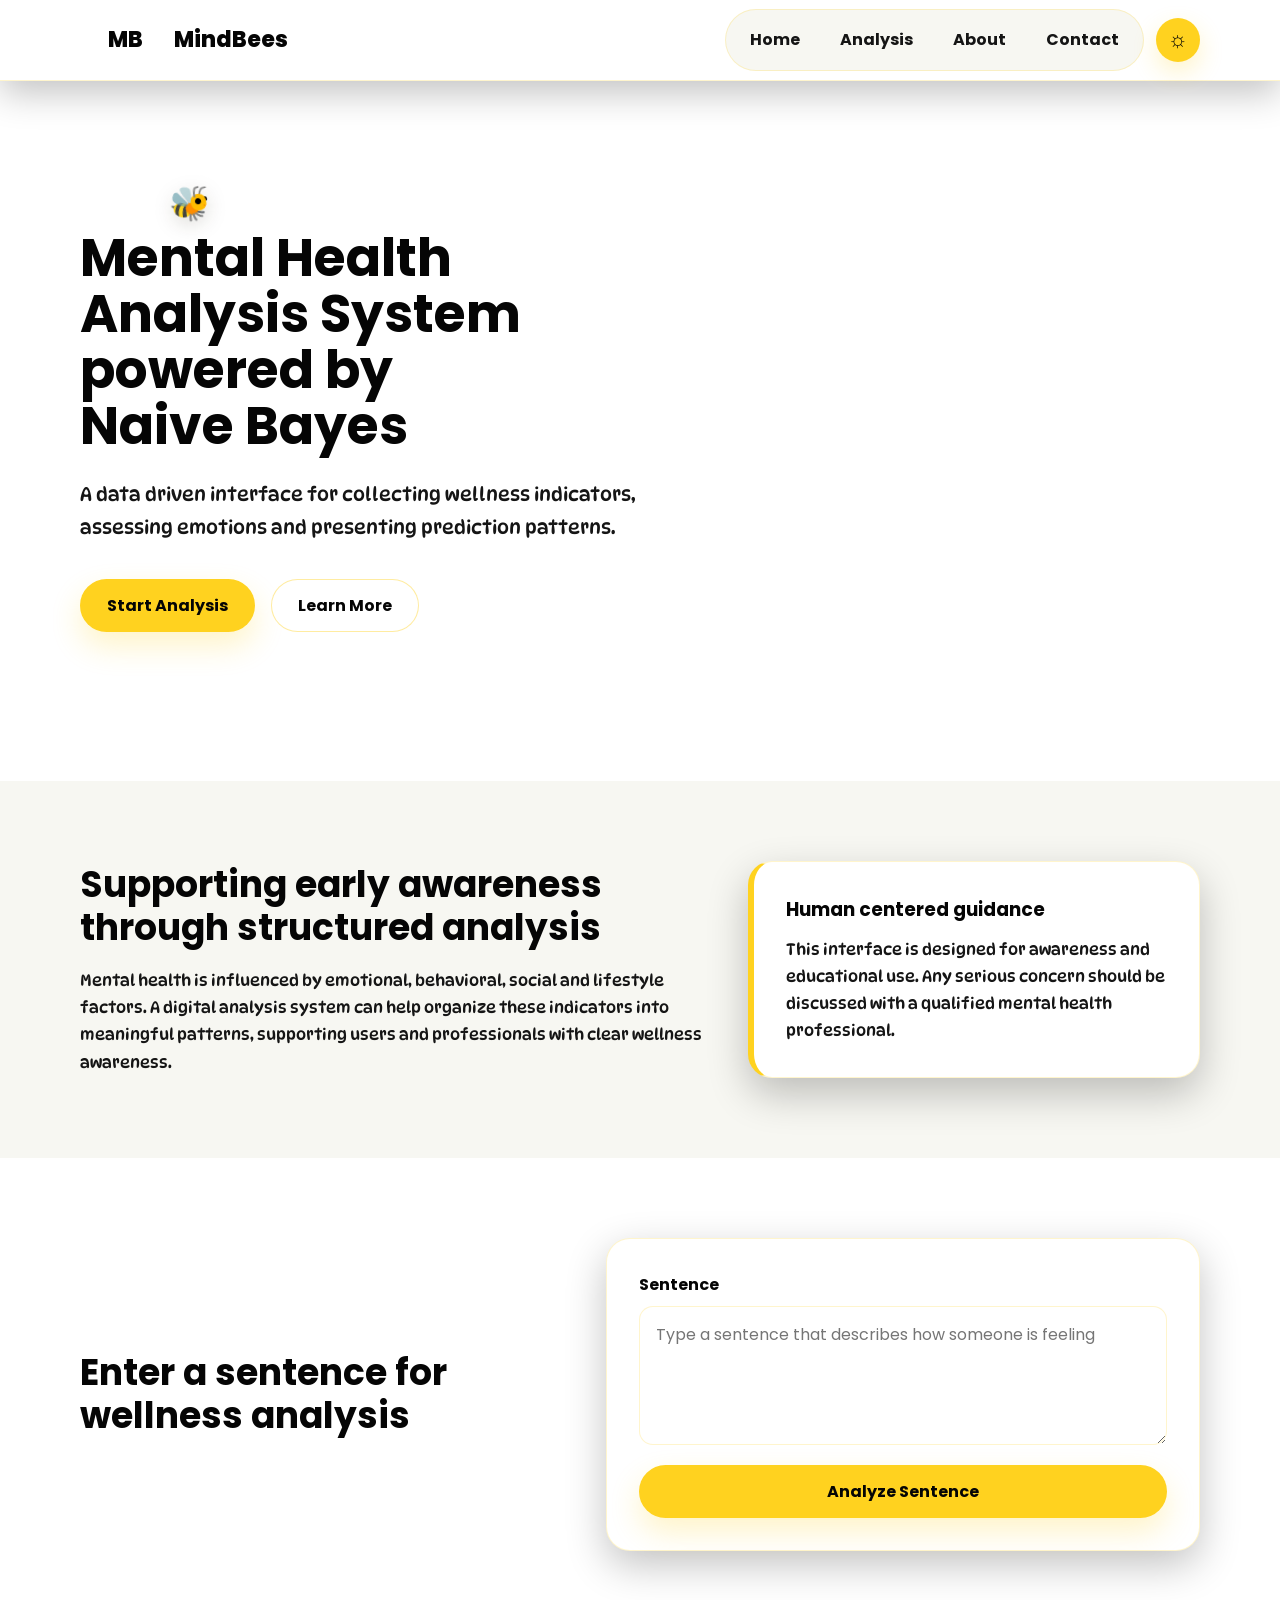
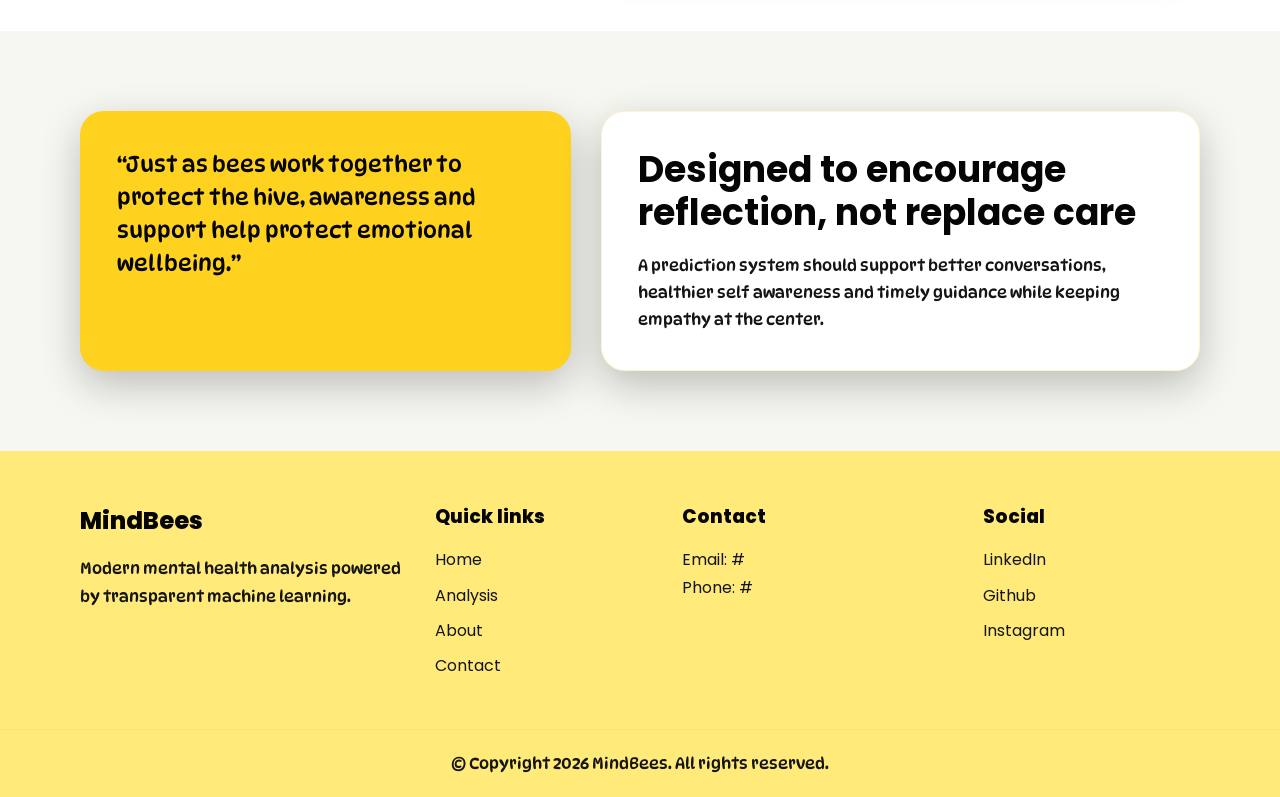
<file: index.html>
<!doctype html>
<html lang="en">
  <!-------------------- HEADER -------------------->
  <head>
    <meta charset="UTF-8" />
    <meta name="viewport" content="width=device-width, initial-scale=1.0" />
    <meta
      name="description"
      content="Mental Health Analysis System powered by a Naive Bayes Classifier."
    />
    <title>MindBees</title>
    <link rel="preconnect" href="https://fonts.googleapis.com" />
    <link rel="preconnect" href="https://fonts.gstatic.com" crossorigin />
    <link
      href="https://fonts.googleapis.com/css2?family=DynaPuff:wght@400&family=Poppins:wght@400;600;700;800&display=swap"
      rel="stylesheet"
    />
    <link rel="stylesheet" href="./FrontEnd/style.css" />
    <link rel="stylesheet" href="./FrontEnd/media-queries.css" />
    <link rel="stylesheet" href="./FrontEnd/toggle-theme.css" />
    <link rel="stylesheet" href="./FrontEnd/bee.css" />
  </head>
  <body>
    <div class="bee-mascot" aria-label="Floating bee mascot" role="button">
      <span class="bee-mascot__emoji" aria-hidden="true">🐝</span>
    </div>
    <header class="site-header">
      <nav class="nav container" aria-label="Main navigation">
        <a href="#" class="logo" aria-label="MindBees home">
          <span class="logo-mark" id="sarvam-main">MB</span>
          <span id="sarvam-main">MindBees</span>
        </a>

        <ul class="nav-links">
          <li><a href="#home">Home</a></li>
          <li><a href="#analysis">Analysis</a></li>
          <li><a href="#about">About</a></li>
          <li><a href="#contact">Contact</a></li>
        </ul>

        <input type="checkbox" id="theme-toggle" class="theme-toggle-input" />
        <label
          for="theme-toggle"
          class="theme-toggle-control"
          aria-label="Toggle dark theme"
        >
          <span class="theme-toggle-icon"></span>
        </label>
      </nav>
    </header>
    <!-------------------- BODY -------------------->
    <main>
      <section class="hero section" id="home">
        <div class="container hero-grid">
          <article class="hero-content">
            <h1>Mental Health Analysis System powered by Naive Bayes</h1>
            <p class="hero-text">
              A data driven interface for collecting wellness indicators,
              assessing emotions and presenting prediction patterns.
            </p>
            <div class="button-group">
              <a href="#analysis" class="btn btn-primary">Start Analysis</a>
              <a href="#about" class="btn btn-secondary">Learn More</a>
            </div>
          </article>
        </div>
      </section>

      <section class="section overview-section" id="about">
        <div class="container split-layout">
          <article class="content-block">
            <h2>Supporting early awareness through structured analysis</h2>
            <p>
              Mental health is influenced by emotional, behavioral, social and
              lifestyle factors. A digital analysis system can help organize
              these indicators into meaningful patterns, supporting users and
              professionals with clear wellness awareness.
            </p>
          </article>

          <aside class="wellness-note">
            <h3>Human centered guidance</h3>
            <p>
              This interface is designed for awareness and educational use. Any
              serious concern should be discussed with a qualified mental health
              professional.
            </p>
          </aside>
        </div>
      </section>

      <section class="section form-section" id="analysis">
        <div class="container analysis-grid">
          <article class="form-copy">
            <h2>Enter a sentence for wellness analysis</h2>
          </article>

          <article class="link-card">
            <form action="#" method="post" class="link-form">
              <div class="form-row">
                <label for="analysis-sentence">Sentence</label>
                <textarea
                  id="analysis-sentence"
                  name="analysis-sentence"
                  rows="4"
                  placeholder="Type a sentence that describes how someone is feeling"
                ></textarea>
              </div>

              <button type="submit" class="btn btn-primary form-button">
                Analyze Sentence
              </button>
            </form>
            <div class="analysis-result"></div>
          </article>
        </div>
      </section>

      <section class="section awareness-section">
        <div class="container awareness-grid">
          <article class="quote-card">
            <p>
              “Just as bees work together to protect the hive, awareness and
              support help protect emotional wellbeing.”
            </p>
          </article>

          <article class="awareness-card">
            <h2>Designed to encourage reflection, not replace care</h2>
            <p>
              A prediction system should support better conversations, healthier
              self awareness and timely guidance while keeping empathy at the
              center.
            </p>
          </article>
        </div>
      </section>
    </main>

    <a href="#home" class="scroll-top" aria-label="Scroll to top">🐝</a>
    <!-------------------- FOOTER -------------------->
    <footer class="site-footer">
      <div class="container footer-grid">
        <section class="footer-brand">
          <h2>MindBees</h2>
          <p>
            Modern mental health analysis powered by transparent machine
            learning.
          </p>
        </section>

        <section>
          <h3>Quick links</h3>
          <ul class="footer-links">
            <li><a href="#home">Home</a></li>
            <li><a href="#analysis">Analysis</a></li>
            <li><a href="#about">About</a></li>
            <li><a href="#contact">Contact</a></li>
          </ul>
        </section>

        <section id="contact">
          <h3>Contact</h3>
          <address>
            Email: #<br />
            Phone: #
          </address>
        </section>

        <section>
          <h3>Social</h3>
          <ul class="footer-links">
            <li><a href="#">LinkedIn</a></li>
            <li><a href="#">Github</a></li>
            <li><a href="#">Instagram</a></li>
          </ul>
        </section>
      </div>

      <p class="copyright">© Copyright 2026 MindBees. All rights reserved.</p>
    </footer>
    <script src="./FrontEnd/script.js" defer></script>
    <script src="./FrontEnd/beeMove.js" defer></script>
  </body>
</html>
</file>
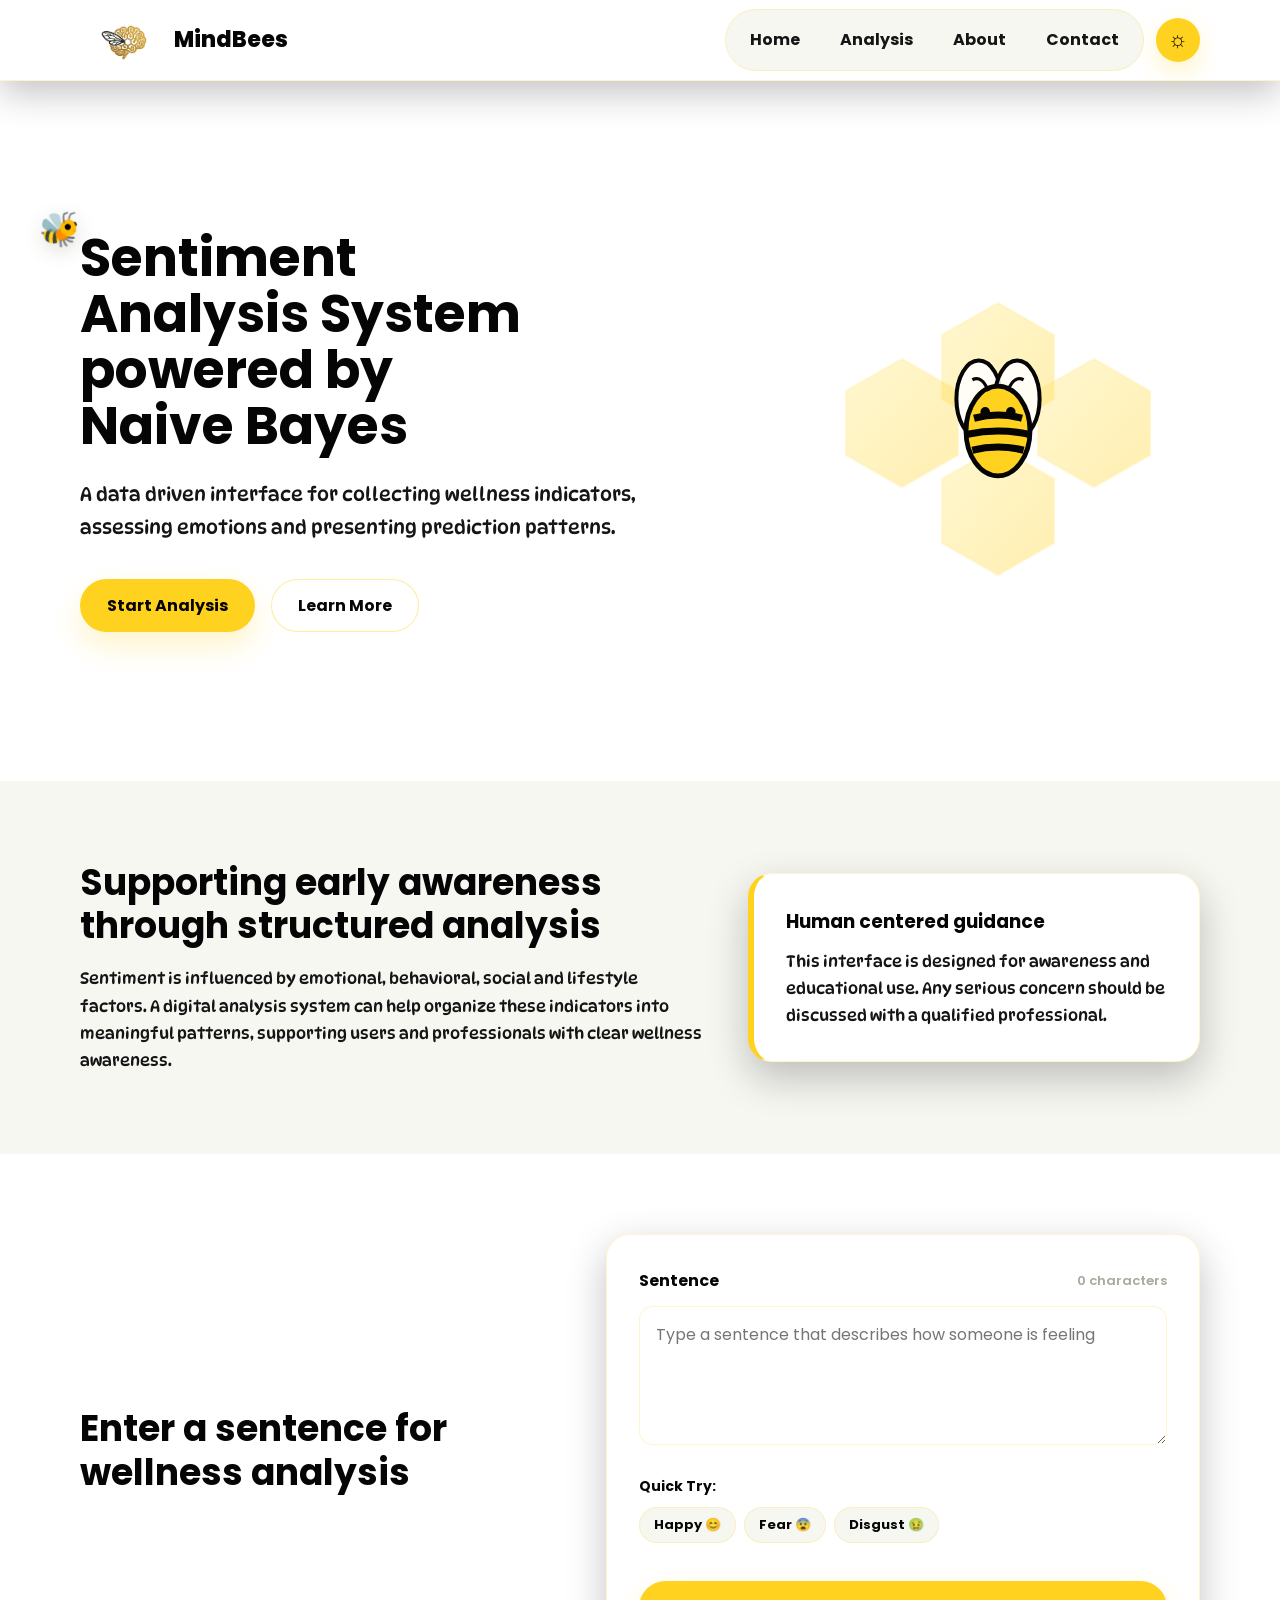
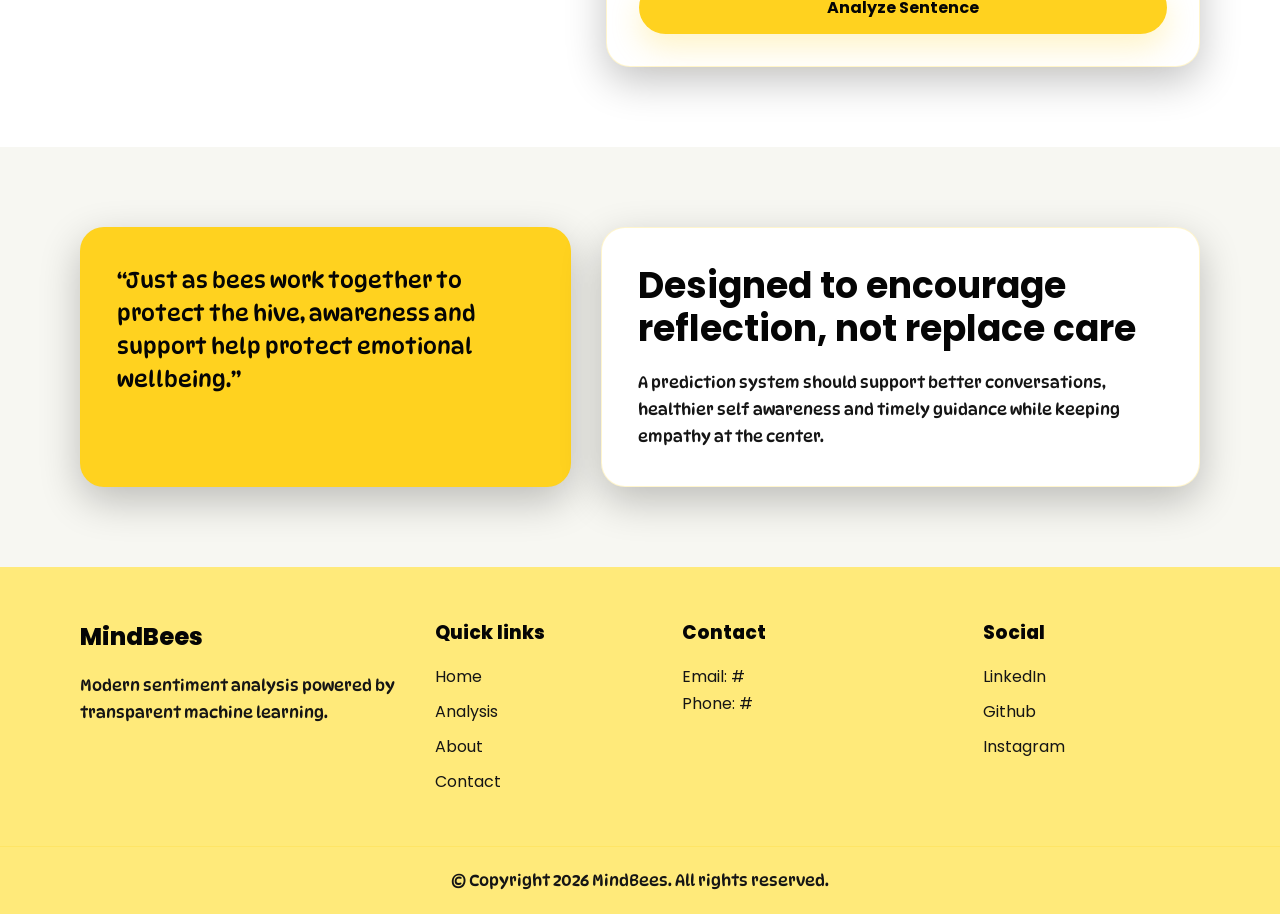
<file: FrontEnd/index.html>
<!doctype html>
<html lang="en">
<!-------------------- HEADER -------------------->

<head>
  <meta charset="UTF-8" />
  <meta name="viewport" content="width=device-width, initial-scale=1.0" />
  <meta name="description" content="Sentiment Analysis System powered by a Naive Bayes Classifier." />
  <title>MindBees</title>
  <link rel="preconnect" href="https://fonts.googleapis.com" />
  <link rel="preconnect" href="https://fonts.gstatic.com" crossorigin />
  <link
    href="https://fonts.googleapis.com/css2?family=DynaPuff:wght@400&family=Poppins:wght@400;600;700;800&display=swap"
    rel="stylesheet" />
  <link rel="stylesheet" href="style.css" />
  <link rel="stylesheet" href="media-queries.css" />
  <link rel="stylesheet" href="toggle-theme.css" />
  <link rel="stylesheet" href="bee.css" />
</head>

<body>
  <div class="bee-mascot" aria-label="Floating bee mascot" role="button">
    <span class="bee-mascot__emoji" aria-hidden="true">🐝</span>
  </div>
  <header class="site-header">
    <nav class="nav container" aria-label="Main navigation">
      <a href="#" class="logo" aria-label="MindBees home">
        <img src="icons/heroIcon2.png" alt="MindBees logo" class="logo-mark" id="sarvam-main" />
        <span id="sarvam-main">MindBees</span>
      </a>

      <ul class="nav-links">
        <li><a href="#home">Home</a></li>
        <li><a href="#analysis">Analysis</a></li>
        <li><a href="#about">About</a></li>
        <li><a href="#contact">Contact</a></li>
      </ul>

      <input type="checkbox" id="theme-toggle" class="theme-toggle-input" />
      <label for="theme-toggle" class="theme-toggle-control" aria-label="Toggle dark theme">
        <span class="theme-toggle-icon"></span>
      </label>
    </nav>
  </header>
  <!-------------------- BODY -------------------->
  <main>
    <section class="hero section" id="home">
      <div class="container hero-grid">
        <article class="hero-content">
          <h1>Sentiment Analysis System powered by Naive Bayes</h1>
          <p class="hero-text">
            A data driven interface for collecting wellness indicators,
            assessing emotions and presenting prediction patterns.
          </p>
          <div class="button-group">
            <a href="#analysis" class="btn btn-primary">Start Analysis</a>
            <a href="#about" class="btn btn-secondary">Learn More</a>
          </div>
        </article>
        <aside class="hero-graphic" aria-hidden="true">
          <svg viewBox="0 0 200 200" class="hero-svg">
            <defs>
              <linearGradient id="honeyGrad" x1="0%" y1="0%" x2="100%" y2="100%">
                <stop offset="0%" stop-color="var(--color-yellow-peach-light)" />
                <stop offset="100%" stop-color="var(--color-yellow-primary)" />
              </linearGradient>
            </defs>
            <polygon points="100,20 135,40 135,80 100,100 65,80 65,40" class="honey-cell cell-1" fill="url(#honeyGrad)"
              stroke="var(--border-yellow-strong)" stroke-width="1.5" opacity="0.35" />
            <polygon points="160,55 195,75 195,115 160,135 125,115 125,75" class="honey-cell cell-2"
              fill="url(#honeyGrad)" stroke="var(--border-yellow-strong)" stroke-width="1.5" opacity="0.35" />
            <polygon points="40,55 75,75 75,115 40,135 5,115 5,75" class="honey-cell cell-3" fill="url(#honeyGrad)"
              stroke="var(--border-yellow-strong)" stroke-width="1.5" opacity="0.35" />
            <polygon points="100,110 135,130 135,170 100,190 65,170 65,130" class="honey-cell cell-4"
              fill="url(#honeyGrad)" stroke="var(--border-yellow-strong)" stroke-width="1.5" opacity="0.35" />
            <g class="animated-graphic-bee">
              <ellipse cx="88" cy="80" rx="14" ry="24" fill="rgba(255, 255, 255, 0.85)" stroke="#050505"
                stroke-width="2.5" class="wing wing-left" />
              <ellipse cx="112" cy="80" rx="14" ry="24" fill="rgba(255, 255, 255, 0.85)" stroke="#050505"
                stroke-width="2.5" class="wing wing-right" />
              <ellipse cx="100" cy="100" rx="20" ry="28" fill="var(--color-yellow-primary)" stroke="#050505"
                stroke-width="3" />
              <path d="M85 92 Q100 88 115 92" stroke="#050505" stroke-width="4.5" fill="none" />
              <path d="M81 102 Q100 98 119 102" stroke="#050505" stroke-width="4.5" fill="none" />
              <path d="M84 112 Q100 108 116 112" stroke="#050505" stroke-width="4.5" fill="none" />
              <circle cx="92" cy="88" r="3" fill="#050505" />
              <circle cx="108" cy="88" r="3" fill="#050505" />
              <path d="M94 75 Q90 65 84 68" stroke="#050505" stroke-width="2" fill="none" />
              <path d="M106 75 Q110 65 116 68" stroke="#050505" stroke-width="2" fill="none" />
            </g>
          </svg>
        </aside>
      </div>
    </section>

    <section class="section overview-section" id="about">
      <div class="container split-layout">
        <article class="content-block">
          <h2>Supporting early awareness through structured analysis</h2>
          <p>
            Sentiment is influenced by emotional, behavioral, social and
            lifestyle factors. A digital analysis system can help organize
            these indicators into meaningful patterns, supporting users and
            professionals with clear wellness awareness.
          </p>
        </article>

        <aside class="wellness-note">
          <h3>Human centered guidance</h3>
          <p>
            This interface is designed for awareness and educational use. Any
            serious concern should be discussed with a qualified professional.
          </p>
        </aside>
      </div>
    </section>

    <section class="section form-section" id="analysis">
      <div class="container analysis-grid">
        <article class="form-copy">
          <h2>Enter a sentence for wellness analysis</h2>
        </article>

        <article class="link-card">
          <form action="#" method="post" class="link-form">
            <div class="form-row">
              <div class="label-wrapper">
                <label for="analysis-sentence">Sentence</label>
                <span class="char-counter"><span id="char-count">0</span> characters</span>
              </div>
              <textarea id="analysis-sentence" name="analysis-sentence" rows="4"
                placeholder="Type a sentence that describes how someone is feeling"></textarea>
            </div>

            <div class="quick-examples">
              <span class="quick-examples-title">Quick Try:</span>
              <div class="sample-sentences">
                <button type="button" class="sample-btn" data-emotion="happy">Happy 😊</button>
                <button type="button" class="sample-btn" data-emotion="fear">Fear 😨</button>
                <button type="button" class="sample-btn" data-emotion="disgust">Disgust 🤢</button>
              </div>
            </div>

            <button type="submit" class="btn btn-primary form-button">
              Analyze Sentence
            </button>
          </form>
          <div class="analysis-result"></div>
        </article>
      </div>
    </section>

    <section class="section awareness-section">
      <div class="container awareness-grid">
        <article class="quote-card">
          <p>
            “Just as bees work together to protect the hive, awareness and support help protect emotional wellbeing.”
          </p>
        </article>

        <article class="awareness-card">
          <h2>Designed to encourage reflection, not replace care</h2>
          <p>
            A prediction system should support better conversations, healthier
            self awareness and timely guidance while keeping empathy at the
            center.
          </p>
        </article>
      </div>
    </section>
  </main>

  <a href="#home" class="scroll-top" aria-label="Scroll to top">🐝</a>
  <!-------------------- FOOTER -------------------->
  <footer class="site-footer">
    <div class="container footer-grid">
      <section class="footer-brand">
        <h2>MindBees</h2>
        <p>
          Modern sentiment analysis powered by transparent machine
          learning.
        </p>
      </section>

      <section>
        <h3>Quick links</h3>
        <ul class="footer-links">
          <li><a href="#home">Home</a></li>
          <li><a href="#analysis">Analysis</a></li>
          <li><a href="#about">About</a></li>
          <li><a href="#contact">Contact</a></li>
        </ul>
      </section>

      <section id="contact">
        <h3>Contact</h3>
        <address>
          Email: #<br />
          Phone: #
        </address>
      </section>

      <section>
        <h3>Social</h3>
        <ul class="footer-links">
          <li><a href="#">LinkedIn</a></li>
          <li><a href="#">Github</a></li>
          <li><a href="#">Instagram</a></li>
        </ul>
      </section>
    </div>

    <p class="copyright">© Copyright 2026 MindBees. All rights reserved.</p>
  </footer>
  <script src="script.js" defer></script>
  <script src="beeMove.js" defer></script>
</body>

</html>
</file>
<file: FrontEnd/style.css>
/* -------------------- Initialization -------------------- */
:root {
    --color-black-primary: #050505;
    --color-black-secondary: #151515;
    --color-yellow-primary: #ffd21f;
    --color-yellow-secondary: #ffea7a;
    --color-yellow-peach-light: #ffea7a;
    --color-white-primary: #ffffff;
    --color-white-secondary: #f7f7f2;
    --color-gray-primary: #d8d8cf;
    --color-gray-secondary: #a9a99d;
    --shadow-black-soft: rgba(0, 0, 0, 0.24);
    --shadow-black-strong: rgba(0, 0, 0, 0.42);
    --shadow-yellow-soft: rgba(255, 210, 31, 0.24);
    --border-yellow-soft: rgba(255, 210, 31, 0.22);
    --border-yellow-strong: rgba(255, 210, 31, 0.42);
    --overlay-white-glass: rgba(255, 255, 255, 0.92);
    --overlay-yellow-muted: rgba(255, 210, 31, 0.12);
}

/* -------------------- General Styles -------------------- */
html {
    font-size: 62.5%;
    scroll-behavior: smooth;
    font-family: 'Poppins', Arial, Helvetica, sans-serif;
    text-rendering: optimizeLegibility;
}

*,
*::before,
*::after {
    box-sizing: border-box;
    margin: 0;
    padding: 0;
}

body {
    min-height: 100vh;
    font-size: 1.6rem;
    line-height: 1.7;
    color: var(--color-black-secondary);
    background: var(--color-white-primary);
}

a {
    color: inherit;
    text-decoration: none;
}

ul,
ol {
    list-style-position: inside;
}

p {
    font-family: 'DynaPuff', cursive, Arial, Helvetica, sans-serif;
}

button,
input,
select,
textarea {
    font: inherit;
}

/* -------------------- Specific Styles -------------------- */
.container {
    width: 88%;
    max-width: 118rem;
    margin: 0 auto;
}

.section {
    padding: 8rem 0;
}

.section-heading {
    width: 62%;
    margin-bottom: 4rem;
}

.section-heading h2,
.content-block h2,
.form-copy h2,
.awareness-card h2 {
    color: var(--color-black-primary);
    font-size: 3.6rem;
    line-height: 1.2;
}

h1,
h2,
h3 {
    text-wrap: balance;
    transition: color 0.3s cubic-bezier(0.16, 1, 0.3, 1);
}

h1:hover,
h2:hover,
h3:hover {
    color: var(--color-yellow-primary);
}

.btn {
    display: inline-flex;
    align-items: center;
    justify-content: center;
    min-height: 4.8rem;
    padding: 1.2rem 2.6rem;
    border: 0.1rem solid transparent;
    border-radius: 999rem;
    font-weight: 700;
    cursor: pointer;
    outline: none;
    transition: transform 0.3s cubic-bezier(0.16, 1, 0.3, 1), box-shadow 0.3s cubic-bezier(0.16, 1, 0.3, 1), background 0.3s cubic-bezier(0.16, 1, 0.3, 1), color 0.3s cubic-bezier(0.16, 1, 0.3, 1);
}

.btn:hover {
    transform: translateY(-0.3rem);
}

.btn:active {
    transform: translateY(-0.1rem) scale(0.97);
}

.btn:focus-visible {
    box-shadow: 0 0 0 0.4rem var(--overlay-yellow-muted);
}

.btn-primary {
    color: var(--color-black-primary);
    background: var(--color-yellow-primary);
    box-shadow: 0 1.4rem 3rem var(--shadow-yellow-soft);
}

.btn-primary:hover {
    box-shadow: 0 1.8rem 3.8rem var(--shadow-yellow-soft);
}

.btn-secondary {
    color: var(--color-black-primary);
    background: var(--color-white-primary);
    border-color: var(--border-yellow-strong);
}

.btn-secondary:hover {
    color: var(--color-black-primary);
    background: var(--color-yellow-primary);
}

/* -------------------- Header Style -------------------- */
.site-header {
    position: sticky;
    top: 0;
    z-index: 10;
    border-bottom: 0.1rem solid var(--border-yellow-soft);
    background: var(--overlay-white-glass);
    box-shadow: 0 1.2rem 3.6rem var(--shadow-black-soft);
    backdrop-filter: blur(1.4rem);
}

.nav {
    min-height: 8rem;
    display: flex;
    align-items: center;
    justify-content: space-between;
}

.logo {
    display: flex;
    align-items: center;
    gap: 0.4rem;
    color: var(--color-black-primary);
    font-size: 2.2rem;
    font-weight: 800;
    transition: color 0.3s ease;
}

.logo:hover {
    color: var(--color-yellow-primary);
}

.logo-mark {
    display: inline-flex;
    align-items: center;
    justify-content: center;
    width: 9rem;
    height: 8rem;
    border-radius: 0;
    background: transparent;
    object-fit: contain;
    overflow: visible;
}

.nav-links {
    display: flex;
    align-items: center;
    gap: 0.8rem;
    margin-left: auto;
    list-style: none;
    color: var(--color-black-secondary);
    font-weight: 700;
    padding: 0.8rem;
    border: 0.1rem solid var(--border-yellow-soft);
    border-radius: 999rem;
    background: var(--color-white-secondary);
}

.nav-links a {
    display: inline-flex;
    align-items: center;
    justify-content: center;
    min-height: 3.8rem;
    padding: 0.8rem 1.6rem;
    border-radius: 999rem;
    transition: background 0.3s cubic-bezier(0.16, 1, 0.3, 1), color 0.3s cubic-bezier(0.16, 1, 0.3, 1), box-shadow 0.3s cubic-bezier(0.16, 1, 0.3, 1), transform 0.3s cubic-bezier(0.16, 1, 0.3, 1);
}

.nav-links a:hover {
    color: var(--color-black-primary);
    background: var(--color-yellow-primary);
    box-shadow: 0 0.8rem 2rem var(--shadow-yellow-soft);
    transform: translateY(-0.1rem);
}

.nav-links a:active {
    transform: translateY(0) scale(0.97);
}

/* -------------------- Hero Section -------------------- */
.hero {
    min-height: 70rem;
    display: flex;
    align-items: center;
    background: var(--color-white-primary);
}

.hero-grid {
    display: grid;
    grid-template-columns: 1.25fr 0.75fr;
    gap: 4rem;
    align-items: center;
}

.hero-content h1 {
    color: var(--color-black-primary);
    font-size: 5.8rem;
    line-height: 1.08;
    max-width: 15ch;
}

.hero-text {
    width: 90%;
    margin-top: 2.4rem;
    color: var(--color-black-secondary);
    font-size: 1.9rem;
}

.button-group {
    display: flex;
    gap: 1.6rem;
    margin-top: 3.6rem;
}

/* -------------------- Hero Graphic SVG -------------------- */
.hero-graphic {
    display: flex;
    justify-content: center;
    align-items: center;
}

.hero-svg {
    width: 100%;
    max-width: 32rem;
    height: auto;
}

.honey-cell {
    transition: transform 0.4s cubic-bezier(0.16, 1, 0.3, 1), opacity 0.4s ease;
}

.hero-svg:hover .honey-cell {
    opacity: 0.6;
}

.cell-1:hover {
    transform: translate(-3px, -3px);
}

.cell-2:hover {
    transform: translate(3px, -3px);
}

.cell-3:hover {
    transform: translate(-3px, 3px);
}

.cell-4:hover {
    transform: translate(3px, 3px);
}

.animated-graphic-bee {
    animation: graphic-bee-float 4s ease-in-out infinite;
    transform-origin: 100px 100px;
}

@keyframes graphic-bee-float {

    0%,
    100% {
        transform: translateY(0) rotate(0deg);
    }

    50% {
        transform: translateY(-8px) rotate(-3deg);
    }
}

.wing-left {
    transform-origin: 88px 80px;
    animation: flap-left 0.15s ease-in-out infinite alternate;
}

.wing-right {
    transform-origin: 112px 80px;
    animation: flap-right 0.15s ease-in-out infinite alternate;
}

@keyframes flap-left {
    from {
        transform: rotate(0deg);
    }

    to {
        transform: rotate(-15deg);
    }
}

@keyframes flap-right {
    from {
        transform: rotate(0deg);
    }

    to {
        transform: rotate(15deg);
    }
}

/* -------------------- Overview Section -------------------- */
.overview-section {
    background: var(--color-white-secondary);
}

.split-layout {
    display: grid;
    grid-template-columns: 1fr 0.72fr;
    gap: 4rem;
    align-items: center;
}

.content-block p:last-child,
.form-copy p,
.awareness-card p {
    margin-top: 1.8rem;
    color: var(--color-black-secondary);
}

.wellness-note {
    padding: 3.2rem;
    border: 0.1rem solid var(--border-yellow-soft);
    border-left: 0.6rem solid var(--color-yellow-primary);
    border-radius: 2.4rem;
    background: var(--color-white-primary);
    box-shadow: 0 1.6rem 4rem var(--shadow-black-soft);
    transition: transform 0.4s cubic-bezier(0.16, 1, 0.3, 1), box-shadow 0.4s cubic-bezier(0.16, 1, 0.3, 1), border-color 0.4s cubic-bezier(0.16, 1, 0.3, 1);
}

.wellness-note:hover {
    transform: translateY(-0.4rem);
    border-color: var(--border-yellow-strong);
    box-shadow: 0 2rem 5rem var(--shadow-black-strong);
}

.wellness-note h3,
.awareness-card h2 {
    color: var(--color-black-primary);
}

.wellness-note p {
    margin-top: 1rem;
    color: var(--color-black-secondary);
}

.link-card,
.quote-card,
.awareness-card {
    border: 0.1rem solid var(--border-yellow-soft);
    border-radius: 2.4rem;
    background: var(--color-white-primary);
    box-shadow: 0 1.4rem 4rem var(--shadow-black-soft);
    transition: transform 0.4s cubic-bezier(0.16, 1, 0.3, 1), box-shadow 0.4s cubic-bezier(0.16, 1, 0.3, 1), border-color 0.4s cubic-bezier(0.16, 1, 0.3, 1);
}

.link-card:hover,
.quote-card:hover,
.awareness-card:hover {
    transform: translateY(-0.4rem);
    border-color: var(--border-yellow-strong);
    box-shadow: 0 2rem 5rem var(--shadow-black-strong);
}

/* -------------------- Link Section -------------------- */
.form-section {
    background: var(--color-white-primary);
}

.analysis-grid {
    display: grid;
    grid-template-columns: 0.8fr 1fr;
    gap: 5rem;
    align-items: center;
}

.link-card {
    padding: 3.2rem;
}

.link-form {
    display: grid;
    gap: 2rem;
}

.form-row {
    display: grid;
    gap: 0.8rem;
}

.form-row label {
    color: var(--color-black-primary);
    font-weight: 700;
}

.form-row input,
.form-row select,
.form-row textarea {
    width: 100%;
    padding: 1.4rem 1.6rem;
    border: 0.1rem solid var(--border-yellow-soft);
    border-radius: 1.4rem;
    color: var(--color-black-primary);
    background: var(--color-white-primary);
    outline: none;
    transition: border-color 0.25s cubic-bezier(0.16, 1, 0.3, 1), box-shadow 0.25s cubic-bezier(0.16, 1, 0.3, 1), background-color 0.25s cubic-bezier(0.16, 1, 0.3, 1);
}

.form-row input:hover,
.form-row select:hover,
.form-row textarea:hover {
    border-color: var(--border-yellow-strong);
}

.form-row input:focus,
.form-row select:focus,
.form-row textarea:focus {
    border-color: var(--color-yellow-primary);
    background-color: var(--color-white-secondary);
    box-shadow: 0 0 0 0.4rem var(--overlay-yellow-muted);
}

.form-row textarea {
    min-height: 12rem;
    resize: vertical;
}

.form-button {
    width: 100%;
    cursor: pointer;
}

@keyframes resultFadeIn {
    from {
        opacity: 0;
        transform: translateY(0.8rem);
    }

    to {
        opacity: 1;
        transform: translateY(0);
    }
}

.analysis-result {
    margin-top: 2.2rem;
    padding: 1.6rem 2rem;
    border: 0.15rem solid var(--border-yellow-strong);
    border-radius: 1.4rem;
    color: var(--color-black-primary);
    background: var(--overlay-yellow-muted);
    font-weight: 600;
    box-shadow: 0 1rem 3rem var(--shadow-yellow-soft);
    animation: resultFadeIn 0.35s cubic-bezier(0.16, 1, 0.3, 1) forwards;
}

.analysis-result:empty {
    display: none !important;
}

.analysis-result[data-type="error"] {
    border-color: rgba(190, 42, 42, 0.45);
    background: rgba(190, 42, 42, 0.15);
    box-shadow: none;
}

/* -------------------- Awareness Section -------------------- */
.awareness-section {
    background: var(--color-white-secondary);
}

.awareness-grid {
    display: grid;
    grid-template-columns: 0.9fr 1.1fr;
    gap: 3rem;
    align-items: stretch;
}

.quote-card,
.awareness-card {
    padding: 3.6rem;
}

.quote-card {
    display: flex;
    flex-direction: column;
    justify-content: space-between;
    color: var(--color-black-primary);
    background: var(--color-yellow-primary);
}

.quote-card p {
    font-size: 2.2rem;
    line-height: 1.5;
}

.quote-card span {
    margin-top: 2.4rem;
    font-weight: 700;
}

/* -------------------- Back to Top -------------------- */
.scroll-top {
    position: fixed;
    right: 2.4rem;
    bottom: 2.4rem;
    z-index: 20;
    display: inline-flex;
    align-items: center;
    justify-content: center;
    width: 4.2rem;
    height: 4.2rem;
    border: 0.1rem solid var(--border-yellow-strong);
    border-radius: 1.2rem;
    color: var(--color-black-primary);
    font-size: 2rem;
    font-weight: 800;
    background: var(--color-yellow-primary);
    box-shadow: 0 1.4rem 3rem var(--shadow-yellow-soft);
    opacity: 1;
    transform: translateY(0);
    transition: box-shadow 0.3s cubic-bezier(0.16, 1, 0.3, 1), background 0.3s cubic-bezier(0.16, 1, 0.3, 1), transform 0.3s cubic-bezier(0.16, 1, 0.3, 1);
}

.scroll-top:hover {
    color: var(--color-black-primary);
    background: var(--color-yellow-primary);
    box-shadow: 0 1.8rem 3.8rem var(--shadow-yellow-soft);
    transform: translateY(-0.4rem) rotate(12deg) scale(1.08);
}

.scroll-top:active {
    transform: translateY(0) scale(0.95);
}

@supports (animation-timeline: scroll(root)) {
    .scroll-top {
        opacity: 0;
        transform: translateY(2rem);
        animation: show-scroll-top linear both;
        animation-timeline: scroll(root);
        animation-range: 0 18vh;
    }
}

@keyframes show-scroll-top {
    from {
        opacity: 0;
        transform: translateY(2rem);
    }

    to {
        opacity: 1;
        transform: translateY(0);
    }
}

/* -------------------- Footer Styles -------------------- */
.site-footer {
    color: var(--color-black-secondary);
    background: var(--color-yellow-peach-light);
}

.footer-grid {
    display: grid;
    grid-template-columns: 1.4fr 0.7fr 1fr 0.7fr;
    gap: 3rem;
    padding: 5rem 0;
}

.footer-grid h2,
.footer-grid h3 {
    color: var(--color-black-primary);
    font-weight: 800;
    margin-bottom: 1.4rem;
}

.footer-brand p,
address,
.footer-links {
    color: var(--color-black-secondary);
    font-style: normal;
}

.footer-links {
    display: grid;
    gap: 0.8rem;
    list-style: none;
}

.footer-links a {
    display: inline-block;
    transition: color 0.3s ease, text-shadow 0.3s ease, transform 0.3s ease;
}

.footer-links a:hover,
.footer-links a:active {
    color: var(--color-black-primary);
    text-shadow: 0.03rem 0 0 currentColor, -0.03rem 0 0 currentColor;
    transform: translateX(0.2rem);
}

.copyright {
    padding: 2rem 0;
    border-top: 0.1rem solid var(--border-yellow-soft);
    text-align: center;
    color: var(--color-black-secondary);
}

/* -------------------- Form Extras -------------------- */
.label-wrapper {
    display: flex;
    justify-content: space-between;
    align-items: center;
    margin-bottom: 0.4rem;
    width: 100%;
}

.char-counter {
    font-size: 1.3rem;
    color: var(--color-gray-secondary);
    font-weight: 600;
}

.quick-examples {
    margin-top: 1rem;
    margin-bottom: 1.8rem;
}

.quick-examples-title {
    font-size: 1.4rem;
    font-weight: 700;
    color: var(--color-black-primary);
    display: block;
    margin-bottom: 0.8rem;
}

.sample-sentences {
    display: flex;
    gap: 0.8rem;
    flex-wrap: wrap;
}

.sample-btn {
    padding: 0.6rem 1.4rem;
    font-size: 1.3rem;
    font-weight: 700;
    color: var(--color-black-primary);
    background: var(--color-white-secondary);
    border: 0.1rem solid var(--border-yellow-soft);
    border-radius: 999rem;
    cursor: pointer;
    transition: all 0.25s cubic-bezier(0.16, 1, 0.3, 1);
}

.sample-btn:hover {
    background: var(--color-yellow-primary);
    border-color: var(--color-yellow-primary);
    transform: translateY(-0.2rem);
    box-shadow: 0 0.8rem 1.6rem var(--shadow-yellow-soft);
}

.sample-btn:active {
    transform: translateY(0) scale(0.97);
}
</file>
<file: FrontEnd/media-queries.css>
/* -------------------- Responsive Media Queries -------------------- */

/* Ultra-Wide Monitors */
@media (min-width: 1920px) {
    .container {
        max-width: 140rem;
    }

    .hero-grid {
        width: 60%;
    }

    .hero-content h1 {
        font-size: 6.4rem;
    }
}

@media (max-width: 1536px) {
    .container {
        max-width: 112rem;
    }

    .hero-grid {
        width: 78%;
    }
}

@media (max-width: 1280px) {
    .container {
        width: 90%;
    }

    .section-heading {
        width: 72%;
    }

    .hero-content h1 {
        font-size: 5.2rem;
    }

    .footer-grid {
        grid-template-columns: 1.2fr 0.8fr 1fr 0.8fr;
    }
}

/* Landscape Tablets & iPads */
@media (max-width: 1024px) {
    .section {
        padding: 6.4rem 0;
    }

    .section-heading,
    .hero-text {
        width: 100%;
    }

    .hero-grid {
        width: 90%;
    }

    /* Maintain 2 columns with reduced gaps instead of stacking too early */
    .split-layout {
        grid-template-columns: 1.1fr 0.9fr;
        gap: 3rem;
    }

    .analysis-grid {
        grid-template-columns: 0.9fr 1.1fr;
        gap: 3.6rem;
    }

    .awareness-grid {
        grid-template-columns: 1fr 1fr;
        gap: 2.4rem;
    }

    .hero {
        min-height: 65vh;
    }

    .hero-content h1 {
        font-size: 4.6rem;
    }

    .footer-grid {
        grid-template-columns: repeat(2, 1fr);
        gap: 4rem;
    }
}

/* Portrait Tablets / Small Screens */
@media (max-width: 820px) {
    .hero-grid {
        grid-template-columns: 1fr;
        gap: 3rem;
    }

    .hero-graphic {
        order: -1;
    }

    .split-layout,
    .analysis-grid,
    .awareness-grid {
        grid-template-columns: 1fr;
        gap: 3rem;
    }

    .footer-grid {
        grid-template-columns: 1fr;
        gap: 3rem;
    }
}

@media (max-width: 775px) {
    .nav {
        min-height: auto;
        flex-direction: column;
        gap: 1.6rem;
        padding: 1.6rem 0;
    }

    .nav-links {
        width: 100%;
        margin-left: 0;
        justify-content: center;
        flex-wrap: wrap;
        border-radius: 1.6rem;
    }

    .hero {
        min-height: auto;
    }

    .hero-content h1 {
        font-size: 3.8rem;
    }

    .hero-text {
        font-size: 1.7rem;
    }

    .button-group {
        flex-wrap: wrap;
    }

    .wellness-note,
    .link-card,
    .quote-card,
    .awareness-card {
        padding: 2.6rem;
    }
}

@media (max-width: 575px) {
    html {
        font-size: 56.25%;
    }

    .container {
        width: 92%;
    }

    .section {
        padding: 4.8rem 0;
    }

    .section-heading h2,
    .content-block h2,
    .form-copy h2,
    .awareness-card h2 {
        font-size: 3rem;
    }

    .logo {
        font-size: 2rem;
    }

    .nav-links {
        gap: 0.4rem;
        padding: 0.6rem;
    }

    .nav-links a {
        min-height: 3.6rem;
        padding: 0.7rem 1.2rem;
    }

    .hero-content h1 {
        font-size: 3.2rem;
    }

    .button-group,
    .btn {
        width: 100%;
    }

    .wellness-note,
    .link-card,
    .quote-card,
    .awareness-card {
        border-radius: 1.8rem;
        padding: 2rem;
    }

    .quote-card p {
        font-size: 1.9rem;
    }

    .scroll-top {
        right: 1.6rem;
        bottom: 1.6rem;
    }
}

/* Very Small Mobile Devices */
@media (max-width: 360px) {
    html {
        font-size: 50%;
    }

    .nav-links a {
        padding: 0.6rem 0.8rem;
        font-size: 1.4rem;
    }

    .logo {
        font-size: 1.8rem;
    }

    .logo-mark {
        width: 3.8rem;
        height: 3.8rem;
        border-radius: 1rem;
    }

    .hero-content h1 {
        font-size: 2.8rem;
    }
}
</file>
<file: FrontEnd/toggle-theme.css>
/* -------------------- Theme Toggle -------------------- */

.theme-toggle-input {
    position: absolute;
    width: 0.1rem;
    height: 0.1rem;
    opacity: 0;
    pointer-events: none;
}

.theme-toggle-control {
    position: relative;
    display: inline-flex;
    align-items: center;
    justify-content: center;
    flex: 0 0 auto;
    width: 4.4rem;
    height: 4.4rem;
    margin-left: 1.2rem;
    border: 0.1rem solid var(--border-yellow-strong);
    border-radius: 50%;
    color: var(--color-black-primary);
    background: var(--color-yellow-primary);
    box-shadow: 0 1rem 2.4rem var(--shadow-yellow-soft);
    cursor: pointer;
    transition: background 0.08s ease, box-shadow 0.08s ease, color 0.08s ease;
}

.theme-toggle-control:hover {
    box-shadow: 0 1.4rem 3rem var(--shadow-yellow-soft);
}

.theme-toggle-icon::before {
    content: "☼";
    display: block;
    font-size: 2.2rem;
    line-height: 1;
    transition: transform 0.08s ease;
}

body,
.site-header,
.nav-links,
.hero,
.overview-section,
.form-section,
.awareness-section,
.wellness-note,
.link-card,
.quote-card,
.awareness-card,
.site-footer,
.btn,
.form-row input,
.form-row select,
.form-row textarea {
    transition:
        background 0.08s ease,
        color 0.08s ease,
        border-color 0.08s ease,
        box-shadow 0.08s ease;
}

.theme-toggle-input:checked + .theme-toggle-control .theme-toggle-icon::before {
    content: "⏾";
    transform: rotate(-10deg);
}

body:has(.theme-toggle-input:checked) {
    --color-black-primary: #f7f7f2;
    --color-black-secondary: #d8deea;
    --color-white-primary: #08111f;
    --color-white-secondary: #101c2e;
    --color-gray-primary: #253149;
    --color-gray-secondary: #9aa8bd;
    --shadow-black-soft: rgba(0, 0, 0, 0.42);
    --shadow-black-strong: rgba(0, 0, 0, 0.64);
    --overlay-white-glass: rgba(8, 17, 31, 0.92);
    --overlay-yellow-muted: rgba(255, 210, 31, 0.18);
}

body:has(.theme-toggle-input:checked) .btn-primary,
body:has(.theme-toggle-input:checked) .logo-mark,
body:has(.theme-toggle-input:checked) .quote-card,
body:has(.theme-toggle-input:checked) .scroll-top,
body:has(.theme-toggle-input:checked) .theme-toggle-control {
    color: #050505;
}

body:has(.theme-toggle-input:checked) .btn-secondary {
    background: #15243a;
}

body:has(.theme-toggle-input:checked) .nav-links a:hover {
    color: #050505;
}

body:has(.theme-toggle-input:checked) .site-footer,
body:has(.theme-toggle-input:checked) .footer-grid h2,
body:has(.theme-toggle-input:checked) .footer-grid h3,
body:has(.theme-toggle-input:checked) .footer-brand p,
body:has(.theme-toggle-input:checked) address,
body:has(.theme-toggle-input:checked) .footer-links,
body:has(.theme-toggle-input:checked) .footer-links a,
body:has(.theme-toggle-input:checked) .footer-links a:hover,
body:has(.theme-toggle-input:checked) .footer-links a:active,
body:has(.theme-toggle-input:checked) .copyright {
    color: #050505;
}

@media (max-width: 775px) {
    .theme-toggle-control {
        margin-left: 0;
    }
}
</file>
<file: FrontEnd/bee.css>
/* ========== BEE MASCOT MAIN CONTAINER ========== */
.bee-mascot {
  /* Custom variables for bee position and rotation */
  --bee-x: 24px;           /* Horizontal position */
  --bee-y: 24px;           /* Vertical position */
  --bee-tilt: 0deg;        /* Rotation angle */
  --bee-face: 1;           /* Face direction (1 = right, -1 = left) */

  /* Position the bee on the screen */
  position: fixed;
  left: 0;
  top: 0;
  z-index: 9999;           /* Keep bee on top of everything */

  /* Bee size (responsive to screen size) */
  width: clamp(2.75rem, 5vw, 4.25rem);
  height: clamp(2.75rem, 5vw, 4.25rem);

  /* Center content inside the bee container */
  display: grid;
  place-items: center;

  user-select: none;       /* Prevent text selection */

  /* Shadow effect */
  filter: drop-shadow(0 0.55rem 1rem rgba(33, 24, 6, 0.16));

  /* Move bee to position and tilt it */
  transform:
    translate3d(var(--bee-x), var(--bee-y), 0)
    rotate(var(--bee-tilt));
  transform-origin: center;

  /* Smooth shadow transition on hover */
  transition: filter 260ms ease;

  /* Better performance for frequent transforms */
  will-change: transform;
}

/* ========== BEE EMOJI STYLING ========== */
.bee-mascot__emoji {
  display: block;

  /* Bee emoji size (responsive) */
  font-size: clamp(2rem, 4vw, 3.35rem);
  line-height: 1;

  /* Make bee bob up and down */
  animation: bee-bob 2.4s ease-in-out infinite;

  /* Flip bee left/right and scale on hover */
  transform: scaleX(var(--bee-face)) scale(var(--bee-hover-scale, 1));
  transform-origin: center;

  /* Smooth animation when scaling */
  transition: transform 220ms cubic-bezier(0.22, 1, 0.36, 1);
}

/* ========== BEE HOVER EFFECT ========== */
.bee-mascot:hover {
  /* Enlarge bee slightly on hover */
  --bee-hover-scale: 1.08;

  /* Add glow effect when hovering */
  filter:
    drop-shadow(0 0.65rem 1rem rgba(33, 24, 6, 0.38))
    drop-shadow(0 0 0.8rem rgba(255, 210, 87, 0.64));
}

/* ========== BOBBING ANIMATION ========== */
/* Makes the bee gently bob up and down */
@keyframes bee-bob {
  0%,
  100% {
    /* Start and end position: slightly up */
    translate: 0 -0.12rem;
  }

  50% {
    /* Middle position: slightly down */
    translate: 0 0.18rem;
  }
}

/* ========== ACCESSIBILITY ========== */
/* For users who prefer reduced motion (accessibility feature) */
@media (prefers-reduced-motion: reduce) {
  .bee-mascot,
  .bee-mascot__emoji {
    /* Disable animations for users sensitive to motion */
    animation: none;

    /* Make transitions instant instead of smooth */
    transition-duration: 0.01ms;
  }
}

@media (max-width: 775px), (prefers-reduced-motion: reduce) {
  .bee-mascot {
    --bee-x: 16px;
    --bee-y: 16px;
    will-change: auto;
  }
}
</file>
